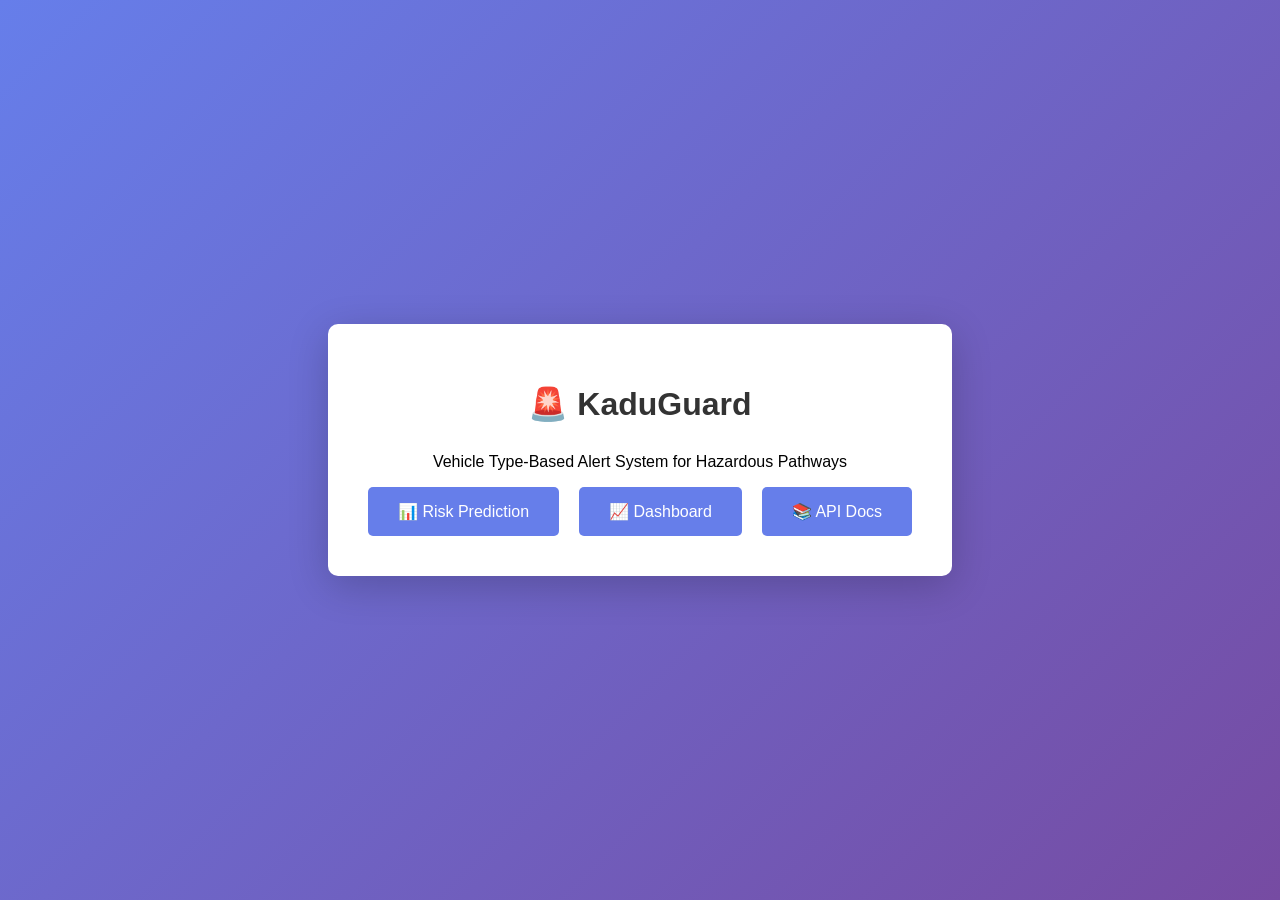
<file: frontend/public/index.html>
<!DOCTYPE html>
<html lang="en">
<head>
    <meta charset="UTF-8">
    <meta name="viewport" content="width=device-width, initial-scale=1.0">
    <title>KaduGuard - Accident Risk Prediction</title>
    <style>
        body {
            font-family: -apple-system, BlinkMacSystemFont, 'Segoe UI', Roboto, Oxygen, Ubuntu, Cantarell, sans-serif;
            display: flex;
            justify-content: center;
            align-items: center;
            height: 100vh;
            margin: 0;
            background: linear-gradient(135deg, #667eea 0%, #764ba2 100%);
        }
        .container {
            text-align: center;
            background: white;
            padding: 40px;
            border-radius: 10px;
            box-shadow: 0 10px 40px rgba(0, 0, 0, 0.2);
        }
        h1 {
            color: #333;
            margin-bottom: 30px;
        }
        .buttons {
            display: flex;
            gap: 20px;
            justify-content: center;
            flex-wrap: wrap;
        }
        a {
            display: inline-block;
            padding: 15px 30px;
            background: #667eea;
            color: white;
            text-decoration: none;
            border-radius: 5px;
            font-size: 16px;
            transition: background 0.3s;
        }
        a:hover {
            background: #764ba2;
        }
    </style>
</head>
<body>
    <script>
        // Configure API endpoint for all pages
        window.KADUGUARD_API_URL = 'http://localhost:8000';
    </script>
    <div class="container">
        <h1>🚨 KaduGuard</h1>
        <p>Vehicle Type-Based Alert System for Hazardous Pathways</p>
        <div class="buttons">
            <a href="/predict.html">📊 Risk Prediction</a>
            <a href="/dashboard.html">📈 Dashboard</a>
            <a href="http://localhost:8000/docs">📚 API Docs</a>
        </div>
    </div>
</body>
</html>
</file>
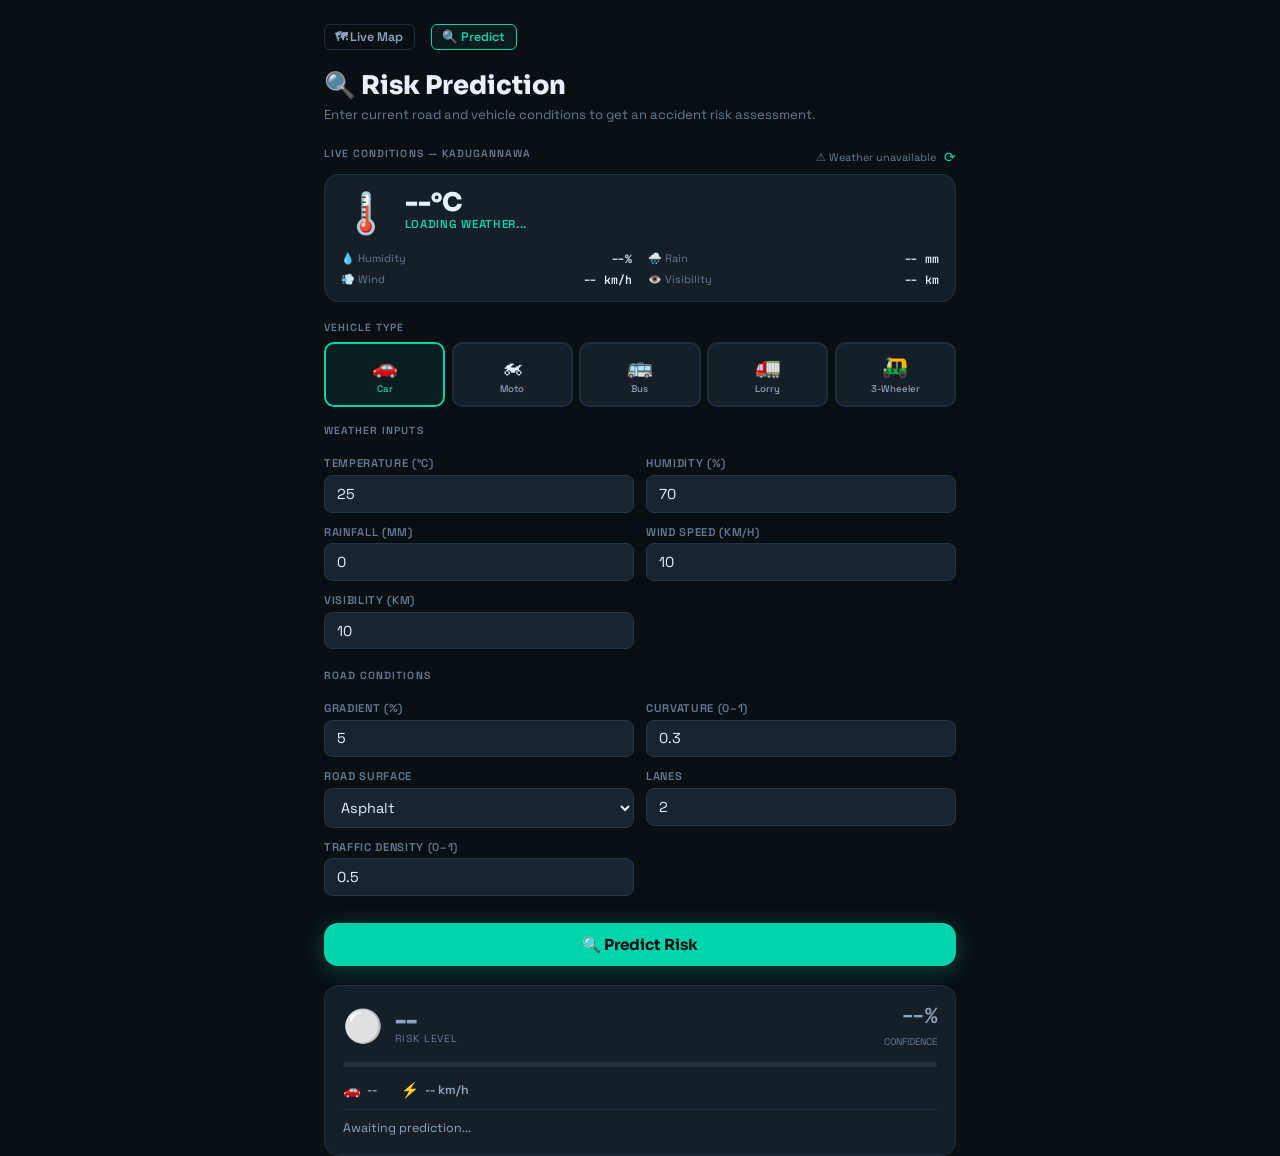
<file: frontend/public/predict.html>
<!DOCTYPE html>
<html lang="en">
<head>
  <meta charset="UTF-8" />
  <meta name="viewport" content="width=device-width, initial-scale=1.0" />
  <meta name="description" content="KaduGuard — Real-time vehicle-specific accident risk prediction for Kadugannawa hill-country roads, Sri Lanka." />
  <title>KaduGuard — Prediction Tool</title>

  <!-- Global + component styles -->
  <link rel="stylesheet" href="../src/styles/global.css" />
  <link rel="stylesheet" href="../src/styles/components.css" />

  <style>
    /* Page-specific layout */
    body { padding: 1.5rem; max-width: 680px; margin: 0 auto; }

    .page-header { margin-bottom: 1.5rem; }
    .page-header h1 { font-family: var(--font-head); font-size: 1.6rem; font-weight: 800; }
    .page-header p  { color: var(--muted); font-size: 0.82rem; margin-top: 0.3rem; }

    /* Weather strip */
    .weather-strip {
      display: flex;
      align-items: center;
      justify-content: space-between;
      margin-bottom: 0.4rem;
    }
    .weather-strip small { color: var(--muted); font-size: 0.68rem; }

    /* Form grid */
    .form-grid {
      display: grid;
      grid-template-columns: 1fr 1fr;
      gap: 0.75rem;
      margin: 1.2rem 0;
    }
    .form-grid.full { grid-template-columns: 1fr; }

    .field { display: flex; flex-direction: column; gap: 0.3rem; }
    .field label { font-size: 0.7rem; text-transform: uppercase; letter-spacing: 0.06em; color: var(--muted); font-weight: 600; }
    .field input, .field select {
      background: var(--card2);
      border: 1px solid var(--border2);
      border-radius: var(--r-sm);
      color: var(--text);
      font-family: var(--font-body);
      font-size: 0.9rem;
      padding: 0.55rem 0.75rem;
      outline: none;
      transition: border-color 0.15s;
    }
    .field input:focus, .field select:focus { border-color: var(--accent); }

    /* Vehicle selector */
    .veh-grid { display: grid; grid-template-columns: repeat(5,1fr); gap: 0.4rem; }
    .veh-opt  {
      display: flex; flex-direction: column; align-items: center; gap: 0.2rem;
      padding: 0.6rem 0.2rem;
      background: var(--card); border: 2px solid var(--border); border-radius: 10px;
      cursor: pointer; transition: all 0.15s; font-size: 1.3rem;
    }
    .veh-opt span { font-size: 0.6rem; color: var(--muted2); font-weight: 500; }
    .veh-opt:has(input:checked) { border-color: var(--accent); background: rgba(0,212,170,0.08); }
    .veh-opt:has(input:checked) span { color: var(--accent); }
    .veh-opt input { display: none; }

    /* Risk card container */
    #risk-card-container { margin-top: 1.2rem; }

    /* Nav links */
    .page-nav { display: flex; gap: 1rem; margin-bottom: 1.2rem; }
    .page-nav a { font-size: 0.78rem; font-weight: 600; color: var(--muted2); padding: 0.25rem 0.65rem; border-radius: 6px; border: 1px solid var(--border); }
    .page-nav a.active, .page-nav a:hover { color: var(--accent); border-color: var(--accent); background: rgba(0,212,170,0.06); }

    .weather-strip-actions {
      display: flex;
      align-items: center;
      gap: 0.5rem;
    }
    .weather-refresh-btn {
      background: none;
      border: none;
      cursor: pointer;
      color: var(--accent);
      font-size: 0.85rem;
      padding: 0;
    }
    .predict-alert-space { margin-top: 1rem; }
    .section-gap-top { margin-top: 1.1rem; }
    .section-gap-top-sm { margin-top: 1.2rem; }
    .predict-submit {
      width: 100%;
      margin-top: 0.5rem;
    }

    /* Prediction alert banner */
    .prediction-alert {
      background: linear-gradient(180deg, rgba(17,24,32,0.98), rgba(10,15,20,0.98));
      border: 1px solid var(--border2);
      border-left: 4px solid var(--accent);
      border-radius: 14px;
      padding: 0.95rem 1rem;
      box-shadow: 0 14px 34px rgba(0,0,0,0.22);
    }
    .prediction-alert--low { border-left-color: var(--ok); }
    .prediction-alert--medium { border-left-color: var(--orange); }
    .prediction-alert--high { border-left-color: var(--danger); }
    .prediction-alert__head {
      display: flex; align-items: center; justify-content: space-between; gap: 0.75rem;
      margin-bottom: 0.45rem;
    }
    .prediction-alert__pill {
      font-size: 0.68rem; font-weight: 800; text-transform: uppercase; letter-spacing: 0.08em;
      padding: 0.22rem 0.5rem; border-radius: 999px; background: rgba(0,212,170,0.1); color: var(--accent);
    }
    .prediction-alert--low .prediction-alert__pill { background: rgba(46,213,115,0.12); color: var(--ok); }
    .prediction-alert--medium .prediction-alert__pill { background: rgba(255,140,66,0.12); color: var(--orange); }
    .prediction-alert--high .prediction-alert__pill { background: rgba(255,71,87,0.12); color: var(--danger); }
    .prediction-alert__score { font-family: var(--font-mono); color: var(--text); font-weight: 700; }
    .prediction-alert__msg { color: var(--text); font-size: 0.9rem; line-height: 1.5; margin-bottom: 0.55rem; }
    .prediction-alert__meta {
      display: flex; flex-wrap: wrap; gap: 0.75rem 1rem; color: var(--muted2); font-size: 0.76rem; margin-bottom: 0.4rem;
    }
    .prediction-alert__action { color: var(--muted); font-size: 0.78rem; }
  </style>
</head>
<body>

  <nav class="page-nav">
    <a href="dashboard.html">🗺 Live Map</a>
    <a href="predict.html" class="active">🔍 Predict</a>
  </nav>

  <header class="page-header">
    <h1>🔍 Risk Prediction</h1>
    <p>Enter current road and vehicle conditions to get an accident risk assessment.</p>
  </header>

  <!-- Live weather -->
  <div class="weather-strip">
    <span class="section-label">Live Conditions — Kadugannawa</span>
    <div class="weather-strip-actions">
      <small id="weather-time">Loading...</small>
      <button id="btn-refresh-weather" class="weather-refresh-btn" title="Refresh weather">⟳</button>
    </div>
  </div>
  <div id="weather-container"></div>

  <!-- Prediction alert banner -->
  <div id="prediction-alert" class="predict-alert-space"></div>

  <!-- Prediction form -->
  <form id="predict-form" autocomplete="off">

    <!-- Vehicle selector -->
    <p class="section-label section-gap-top-sm">Vehicle Type</p>
    <div class="veh-grid">
      <label class="veh-opt"><input type="radio" name="vehicle_type" value="car" checked />🚗<span>Car</span></label>
      <label class="veh-opt"><input type="radio" name="vehicle_type" value="motorcycle" />🏍<span>Moto</span></label>
      <label class="veh-opt"><input type="radio" name="vehicle_type" value="bus" />🚌<span>Bus</span></label>
      <label class="veh-opt"><input type="radio" name="vehicle_type" value="lorry" />🚛<span>Lorry</span></label>
      <label class="veh-opt"><input type="radio" name="vehicle_type" value="three-wheeler" />🛺<span>3-Wheeler</span></label>
    </div>

    <!-- Weather fields (auto-filled) -->
    <p class="section-label section-gap-top">Weather Inputs</p>
    <div class="form-grid">
      <div class="field"><label for="f-temp">Temperature (°C)</label><input type="number" id="f-temp" name="temperature_c" step="0.1" value="25" min="-10" max="50" /></div>
      <div class="field"><label for="f-humidity">Humidity (%)</label><input type="number" id="f-humidity" name="humidity_pct" step="1" value="70" min="0" max="100" /></div>
      <div class="field"><label for="f-rainfall">Rainfall (mm)</label><input type="number" id="f-rainfall" name="rainfall_mm" step="0.1" value="0" min="0" max="500" /></div>
      <div class="field"><label for="f-wind">Wind Speed (km/h)</label><input type="number" id="f-wind" name="wind_speed_kmh" step="0.1" value="10" min="0" max="200" /></div>
      <div class="field"><label for="f-visibility">Visibility (km)</label><input type="number" id="f-visibility" name="visibility_km" step="0.1" value="10" min="0" max="50" /></div>
    </div>

    <!-- Road fields -->
    <p class="section-label">Road Conditions</p>
    <div class="form-grid">
      <div class="field"><label for="f-gradient">Gradient (%)</label><input type="number" id="f-gradient" name="gradient_pct" step="0.1" value="5" min="-30" max="30" /></div>
      <div class="field"><label for="f-curvature">Curvature (0–1)</label><input type="number" id="f-curvature" name="curvature" step="0.01" value="0.3" min="0" max="1" /></div>
      <div class="field">
        <label for="f-surface">Road Surface</label>
        <select id="f-surface" name="road_surface">
          <option value="asphalt">Asphalt</option>
          <option value="gravel">Gravel</option>
          <option value="dirt">Dirt</option>
        </select>
      </div>
      <div class="field"><label for="f-lanes">Lanes</label><input type="number" id="f-lanes" name="lane_count" step="1" value="2" min="1" max="6" /></div>
      <div class="field"><label for="f-traffic">Traffic Density (0–1)</label><input type="number" id="f-traffic" name="traffic_density" step="0.05" value="0.5" min="0" max="1" /></div>
    </div>

    <button type="submit" id="btn-submit" class="btn-primary predict-submit">
      🔍 Predict Risk
    </button>
  </form>

  <!-- Result -->
  <div id="risk-card-container"></div>

  <!-- Configure API endpoint before loading modules -->
  <script>
    window.KADUGUARD_API_URL = 'http://localhost:8000';
  </script>

  <!-- ES module — no build step needed -->
  <script type="module" src="../src/pages/predict.js"></script>
</body>
</html>
</file>
<file: frontend/src/styles/global.css>
/**
 * frontend/src/styles/global.css
 * Design tokens and base styles shared across all pages.
 */

@import url("https://fonts.googleapis.com/css2?family=Space+Grotesk:wght@300;400;500;600;700&family=Sora:wght@300;400;600;700;800&family=JetBrains+Mono:wght@400;600&display=swap");

/* ── Design tokens ─────────────────────────────────────────────────────────── */

:root {
  /* Backgrounds */
  --bg:       #0a0f14;
  --surface:  #111820;
  --card:     #161e28;
  --card2:    #1a2332;

  /* Borders */
  --border:   #1e2d3d;
  --border2:  #253548;

  /* Text */
  --text:     #e8f0fe;
  --muted:    #637a96;
  --muted2:   #8ba4c0;

  /* Accent palette */
  --accent:   #00d4aa;
  --accent2:  #00b890;
  --gold:     #f0c040;
  --danger:   #ff4757;
  --danger2:  #ff6b6b;
  --ok:       #2ed573;
  --blue:     #3d9eff;
  --orange:   #ff8c42;

  /* Vehicle colours */
  --veh-car:  #3d9eff;
  --veh-moto: #ff4757;
  --veh-bus:  #f0c040;
  --veh-lorry:#ff8c42;
  --veh-3w:   #a855f7;

  /* Typography */
  --font-head: "Sora", sans-serif;
  --font-body: "Space Grotesk", sans-serif;
  --font-mono: "JetBrains Mono", monospace;

  /* Spacing & shape */
  --radius:   14px;
  --r-sm:     8px;

  /* Transitions */
  --ease:     cubic-bezier(0.4, 0, 0.2, 1);
}

/* ── Reset ─────────────────────────────────────────────────────────────────── */

*, *::before, *::after {
  box-sizing: border-box;
  margin: 0;
  padding: 0;
}

html, body {
  height: 100%;
  font-family: var(--font-body);
  background: var(--bg);
  color: var(--text);
  -webkit-font-smoothing: antialiased;
  scroll-behavior: smooth;
}

a { color: var(--accent); text-decoration: none; }
a:hover { text-decoration: underline; }

/* ── Scrollbar ─────────────────────────────────────────────────────────────── */

::-webkit-scrollbar       { width: 5px; }
::-webkit-scrollbar-track { background: var(--surface); }
::-webkit-scrollbar-thumb { background: var(--border2); border-radius: 99px; }

/* ── Utility classes ────────────────────────────────────────────────────────── */

.text-accent  { color: var(--accent); }
.text-muted   { color: var(--muted); }
.text-danger  { color: var(--danger); }
.text-ok      { color: var(--ok); }
.text-gold    { color: var(--gold); }
.font-mono    { font-family: var(--font-mono); }
.font-head    { font-family: var(--font-head); }

.flex         { display: flex; }
.flex-col     { flex-direction: column; }
.items-center { align-items: center; }
.justify-between { justify-content: space-between; }
.gap-1        { gap: 0.5rem; }
.gap-2        { gap: 1rem; }

.card {
  background: var(--card);
  border: 1px solid var(--border);
  border-radius: var(--radius);
  padding: 1rem 1.1rem;
}

.section-label {
  font-size: 0.65rem;
  text-transform: uppercase;
  letter-spacing: 0.1em;
  color: var(--muted);
  font-weight: 600;
  margin-bottom: 0.5rem;
}

.btn-primary {
  display: inline-flex;
  align-items: center;
  justify-content: center;
  gap: 0.5rem;
  background: var(--accent);
  color: #0a0f14;
  font-family: var(--font-head);
  font-size: 0.95rem;
  font-weight: 700;
  border: none;
  border-radius: var(--radius);
  padding: 0.75rem 1.4rem;
  cursor: pointer;
  transition: box-shadow 0.2s var(--ease), transform 0.15s var(--ease);
  box-shadow: 0 4px 24px rgba(0, 212, 170, 0.28);
}

.btn-primary:hover {
  box-shadow: 0 6px 32px rgba(0, 212, 170, 0.42);
  transform: translateY(-1px);
}

.btn-primary:disabled {
  opacity: 0.35;
  cursor: not-allowed;
  box-shadow: none;
  transform: none;
}

/* ── Loading spinner ─────────────────────────────────────────────────────────── */

@keyframes spin {
  to { transform: rotate(360deg); }
}

.spinner {
  width: 20px;
  height: 20px;
  border: 2.5px solid rgba(255,255,255,0.15);
  border-top-color: var(--accent);
  border-radius: 50%;
  animation: spin 0.7s linear infinite;
  display: inline-block;
}
</file>
<file: frontend/src/styles/components.css>
/**
 * frontend/src/styles/components.css
 * Component-level CSS for RiskCard and WeatherWidget.
 */

/* ── RiskCard ────────────────────────────────────────────────────────────────── */

.risk-card {
  --rc-color: #8ba4c0;
  background: var(--card);
  border: 1px solid var(--border);
  border-radius: var(--radius);
  padding: 1rem 1.1rem;
  transition: border-color 0.3s ease;
}

.risk-card:hover {
  border-color: var(--rc-color);
}

.risk-card__header {
  display: flex;
  align-items: center;
  gap: 0.75rem;
  margin-bottom: 0.75rem;
}

.risk-card__emoji {
  font-size: 2rem;
  line-height: 1;
  flex-shrink: 0;
}

.risk-card__title-wrap {
  flex: 1;
  display: flex;
  flex-direction: column;
}

.risk-card__label {
  font-family: var(--font-head);
  font-size: 1.4rem;
  font-weight: 800;
  color: var(--rc-color);
  line-height: 1.1;
  transition: color 0.3s ease;
}

.risk-card__sublabel {
  font-size: 0.65rem;
  text-transform: uppercase;
  letter-spacing: 0.08em;
  color: var(--muted);
}

.risk-card__score-wrap {
  text-align: right;
  flex-shrink: 0;
}

.risk-card__score {
  display: block;
  font-family: var(--font-mono);
  font-size: 1.3rem;
  font-weight: 700;
  color: var(--rc-color);
}

.risk-card__score-sub {
  font-size: 0.6rem;
  color: var(--muted);
  text-transform: uppercase;
}

.risk-card__bar-track {
  height: 5px;
  background: rgba(255, 255, 255, 0.07);
  border-radius: 99px;
  overflow: hidden;
  margin-bottom: 0.85rem;
}

.risk-card__bar-fill {
  height: 100%;
  border-radius: 99px;
  transition: width 0.6s cubic-bezier(0.4, 0, 0.2, 1), background 0.4s ease;
}

.risk-card__details {
  display: flex;
  gap: 1.5rem;
  margin-bottom: 0.6rem;
}

.risk-card__detail-item {
  display: flex;
  align-items: center;
  gap: 0.4rem;
}

.risk-card__detail-icon {
  font-size: 0.9rem;
}

.risk-card__detail-text {
  font-size: 0.78rem;
  font-weight: 600;
  color: var(--muted2);
}

.risk-card__message {
  font-size: 0.78rem;
  color: var(--muted2);
  line-height: 1.55;
  border-top: 1px solid var(--border);
  padding-top: 0.6rem;
  margin: 0;
}

/* Pulse animation on update */
@keyframes rc-pulse {
  0%   { box-shadow: 0 0 0 0 rgba(var(--rc-rgb, 255,255,255), 0.25); }
  60%  { box-shadow: 0 0 0 12px rgba(var(--rc-rgb, 255,255,255), 0); }
  100% { box-shadow: 0 0 0 0 rgba(var(--rc-rgb, 255,255,255), 0); }
}

.risk-card--pulse {
  animation: rc-pulse 0.55s ease-out forwards;
}


/* ── WeatherWidget ─────────────────────────────────────────────────────────── */

.weather-widget {
  display: grid;
  grid-template-columns: auto 1fr;
  grid-template-rows: auto auto;
  gap: 0.5rem 0.85rem;
  background: var(--card);
  border: 1px solid var(--border);
  border-radius: var(--radius);
  padding: 0.9rem 1rem;
}

.ww__icon {
  font-size: 2.5rem;
  line-height: 1;
  grid-row: 1 / 3;
  align-self: center;
}

.ww__main {
  display: flex;
  flex-direction: column;
  gap: 0.1rem;
}

.ww__temp {
  font-family: var(--font-head);
  font-size: 1.6rem;
  font-weight: 800;
  color: var(--text);
  line-height: 1;
}

.ww__desc {
  font-size: 0.72rem;
  color: var(--accent);
  text-transform: uppercase;
  letter-spacing: 0.06em;
  font-weight: 600;
}

.ww__grid {
  grid-column: 1 / -1;
  display: grid;
  grid-template-columns: 1fr 1fr;
  gap: 0.35rem 1rem;
  margin-top: 0.25rem;
}

.ww__stat {
  display: flex;
  justify-content: space-between;
  align-items: center;
}

.ww__stat-label {
  font-size: 0.68rem;
  color: var(--muted);
}

.ww__stat-val {
  font-family: var(--font-mono);
  font-size: 0.72rem;
  font-weight: 600;
  color: var(--text);
}
</file>
